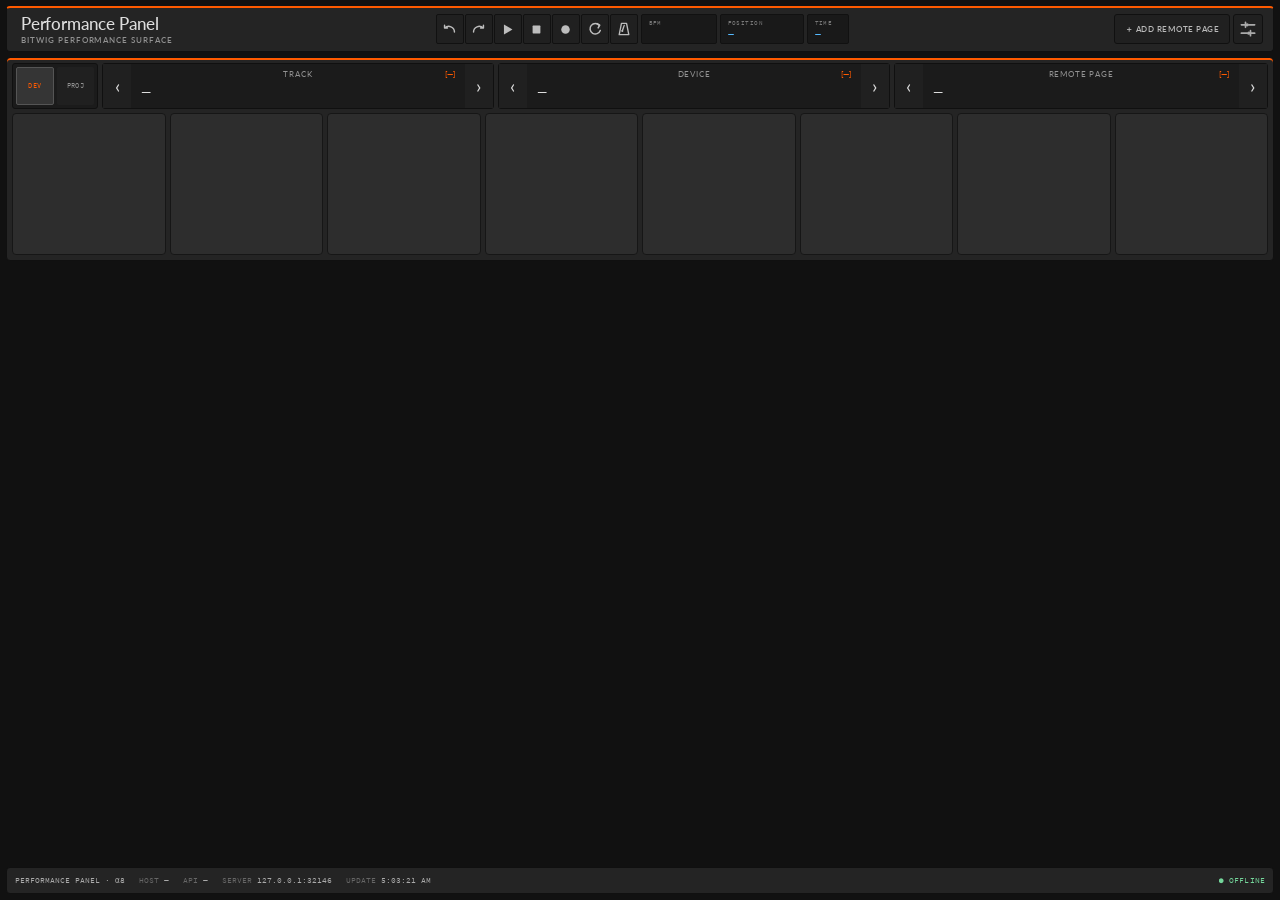
<file: app/index.html>
<!doctype html>
<html lang="en">
  <head>
    <meta charset="UTF-8" />
    <meta name="viewport" content="width=device-width, initial-scale=1, viewport-fit=cover" />
    <meta name="theme-color" content="#101116" />
    <title>Performance Panel</title>
    <script>
      if (location.protocol === "file:") location.replace("http://127.0.0.1:32146/");
    </script>
    <link rel="stylesheet" href="/app/styles.css" />
  </head>
  <body>
    <main class="shell">
      <header class="topbar">
        <div class="title-block">
          <h1 id="panel-title">Performance Panel</h1>
          <p id="panel-subtitle">BITWIG PERFORMANCE SURFACE</p>
        </div>
        <div class="transport" aria-label="Transport">
          <div class="transport-buttons">
            <button id="transport-undo" type="button" aria-label="Undo" title="Undo (⌘Z)"><svg viewBox="0 0 24 24" aria-hidden="true"><path d="M9.2 7H5v-4M5.4 7A8 8 0 0 1 19 12.7" fill="none" stroke="currentColor" stroke-width="2" stroke-linecap="round" stroke-linejoin="round"/></svg></button>
            <button id="transport-redo" type="button" aria-label="Redo" title="Redo (⇧⌘Z)"><svg viewBox="0 0 24 24" aria-hidden="true"><path d="M14.8 7H19v-4m-.4 4A8 8 0 0 0 5 12.7" fill="none" stroke="currentColor" stroke-width="2" stroke-linecap="round" stroke-linejoin="round"/></svg></button>
            <button id="transport-play" type="button" aria-label="Play" title="Play"><svg viewBox="0 0 24 24" aria-hidden="true"><path d="M7 4.8v14.4L19 12 7 4.8Z"/></svg></button>
            <button id="transport-stop" type="button" aria-label="Stop" title="Stop"><svg viewBox="0 0 24 24" aria-hidden="true"><rect x="6.5" y="6.5" width="11" height="11" rx=".8"/></svg></button>
            <button id="transport-record" type="button" aria-label="Record" title="Record"><svg viewBox="0 0 24 24" aria-hidden="true"><circle cx="12" cy="12" r="6"/></svg></button>
            <button id="transport-loop" type="button" aria-label="Loop" title="Loop"><svg viewBox="0 0 24 24" aria-hidden="true"><path d="M17.8 7.2A7 7 0 1 0 19 14" fill="none" stroke="currentColor" stroke-width="2" stroke-linecap="round"/><path d="m14.7 4.8 3.6 2.1-2.1 3.6" fill="none" stroke="currentColor" stroke-width="2" stroke-linecap="round" stroke-linejoin="round"/></svg></button>
            <button id="transport-metronome" type="button" aria-label="Metronome" title="Metronome"><svg viewBox="0 0 24 24" aria-hidden="true"><path d="M8.6 4.5h6.8l3 15H5.6l3-15Z" fill="none" stroke="currentColor" stroke-width="1.8" stroke-linejoin="round"/><path d="m12.3 7.2-2.5 7.1" fill="none" stroke="currentColor" stroke-width="1.8" stroke-linecap="round"/><circle cx="9.7" cy="14.6" r="1.4"/></svg></button>
          </div>
          <label class="transport-readout tempo-readout" title="Tempo"><span>BPM</span><input id="transport-tempo" type="number" min="20" max="666" step="0.01" aria-label="Tempo"></label>
          <div class="transport-readout position-readout" title="Play position · bars.beats.subdivisions.ticks"><span>POSITION</span><strong id="transport-position">—</strong></div>
          <div class="transport-readout signature-readout"><span>TIME</span><strong id="transport-signature">—</strong></div>
        </div>
        <div class="top-actions">
          <button class="save-bank-button" id="save-bank" type="button" title="Add the current Bitwig Remote Controls page">＋ ADD REMOTE PAGE</button>
          <button class="icon-button" id="settings-toggle" aria-label="Open settings" title="Panel settings" aria-expanded="false">
            <svg viewBox="0 0 24 24" aria-hidden="true"><path d="M4 7h5m4 0h7M4 17h7m4 0h5M9 4v6m6 4v6" fill="none" stroke="currentColor" stroke-width="2" stroke-linecap="round"/><circle cx="11" cy="7" r="2" fill="currentColor"/><circle cx="13" cy="17" r="2" fill="currentColor"/></svg>
          </button>
          <div class="settings-menu" id="settings-menu" hidden>
            <div class="settings-group-label"><span>DISPLAY</span></div>
            <label class="setting-row">
              <span><b>Use Track Colors</b></span>
              <input id="use-track-color" type="checkbox" />
            </label>
            <label class="setting-row">
              <span><b>Show Transport Bar</b></span>
              <input id="show-transport-bar" type="checkbox" checked />
            </label>
            <div class="settings-group-label"><span>NAVIGATOR</span></div>
            <label class="setting-row">
              <span><b>Show Remote Control Navigator</b></span>
              <input id="show-remote-controls" type="checkbox" checked />
            </label>
            <label class="setting-row">
              <span><b>Navigator Position</b></span>
              <select id="remote-controls-position" aria-label="Navigator position">
                <option value="top">Top</option>
                <option value="bottom">Bottom</option>
              </select>
            </label>
            <div class="settings-group-label"><span>TRACK TYPES</span></div>
            <label class="setting-row scoped-setting">
              <span><b>Include Group Tracks</b></span>
              <input id="include-groups" type="checkbox" checked />
            </label>
            <label class="setting-row scoped-setting">
              <span><b>Include FX Tracks</b></span>
              <input id="include-effect-tracks" type="checkbox" checked />
            </label>
            <label class="setting-row scoped-setting">
              <span><b>Include Master Track</b></span>
              <input id="include-master-track" type="checkbox" checked />
            </label>
            <div class="settings-group-label"><span>PINNED PAGES</span></div>
            <label class="setting-row">
              <span><b>Pinned Page View</b></span>
              <select id="bank-view" aria-label="Pinned page view">
                <option value="linear">Large — 8×1</option>
                <option value="grid">Mid — 4×2</option>
                <option value="compact">Small — 4×2</option>
              </select>
            </label>
            <div class="settings-group-label"><span>MIXER</span></div>
            <label class="setting-row">
              <span><b>Show Mixer</b></span>
              <input id="show-mixer" type="checkbox" />
            </label>
            <label class="setting-row">
              <span><b>Mixer Placement</b></span>
              <select id="mixer-placement" aria-label="Mixer placement">
                <option value="top">Top</option>
                <option value="mid">Middle</option>
                <option value="bottom">Bottom</option>
                <option value="banks">With Banks</option>
              </select>
            </label>
            <label class="setting-row">
              <span><b>Mixer Width</b></span>
              <select id="mixer-width" aria-label="Mixer width">
                <option value="full">Full</option>
                <option value="half">Half</option>
                <option value="quarter">Quarter</option>
              </select>
            </label>
            <label class="setting-row">
              <span><b>Exclusive Solo</b></span>
              <input id="exclusive-solo" type="checkbox" />
            </label>
            <div class="settings-group-label"><span>PANEL</span></div>
            <label class="setting-row text-setting">
              <span><b>Panel Name</b></span>
              <input id="panel-title-setting" type="text" maxlength="48" value="Performance Panel" />
            </label>
            <label class="setting-row text-setting">
              <span><b>Subtitle</b></span>
              <input id="panel-subtitle-setting" type="text" maxlength="64" value="BITWIG PERFORMANCE SURFACE" />
            </label>
            <button class="settings-link" id="hotkeys-open" type="button">EDIT HOTKEYS <span aria-hidden="true">⌨</span></button>
            <a class="settings-link" href="http://localhost:32146/app/guide.html" target="_blank" rel="noopener external">USER GUIDE <span aria-hidden="true">↗</span></a>
          </div>
        </div>
      </header>

      <section class="panel control-bank">
        <div class="selection">
          <div class="remote-source-switch" role="group" aria-label="Remote control source">
            <button id="source-device" type="button" aria-pressed="true" title="Device Remote Controls">DEV</button>
            <button id="source-project" type="button" aria-pressed="false" title="Project Remotes">PROJ</button>
          </div>
          <div class="selector device-context">
            <button id="previous-track" aria-label="Previous track" title="Previous track">‹</button>
            <div><span class="selector-meta">TRACK<em id="track-count">[—]</em></span><strong id="track">—</strong></div>
            <button id="next-track" aria-label="Next track" title="Next track">›</button>
          </div>
          <div class="selector device-context">
            <button id="previous-device" aria-label="Previous device" title="Previous device">‹</button>
            <div><span class="selector-meta">DEVICE<em id="device-count">[—]</em></span><strong id="device">—</strong></div>
            <button id="next-device" aria-label="Next device" title="Next device">›</button>
          </div>
          <div class="project-context" hidden><span>PROJECT REMOTES</span><strong>Project</strong></div>
          <div class="selector page-readout">
            <button id="previous-page" aria-label="Previous remote page" title="Previous remote page">‹</button>
            <div><span class="selector-meta">REMOTE PAGE<em id="page-count">[—]</em></span><strong id="page">—</strong></div>
            <button id="next-page" aria-label="Next remote page" title="Next remote page">›</button>
          </div>
        </div>
        <div class="remote-grid" id="remotes"></div>
      </section>

      <section class="panel mixer-panel" id="mixer-panel" hidden>
        <div class="module-header">
          <strong>MIXER</strong>
          <div class="module-actions"><button id="mixer-add-track" type="button" title="Add selected track">＋ TRACK</button><button id="mixer-add-all" type="button" title="Add all tracks">＋ ALL</button></div>
        </div>
        <div class="mixer-grid strips" id="mixer-grid"></div>
      </section>

      <section class="panel saved-banks-panel">
        <div class="saved-banks" id="saved-banks"></div>
      </section>

      <footer class="statusbar">
        <span class="status-product">PERFORMANCE PANEL · α8</span>
        <span><b>HOST</b> <i id="host">—</i></span>
        <span><b>API</b> <i id="api">—</i></span>
        <span><b>SERVER</b> <i id="bridge">127.0.0.1:32146</i></span>
        <span><b>UPDATE</b> <i id="updated">—</i></span>
        <span id="message">● CONNECTING</span>
      </footer>
    </main>
    <dialog class="hotkey-dialog" id="hotkey-dialog" aria-labelledby="hotkey-title">
      <div class="hotkey-header">
        <div><span>KEYBOARD</span><h2 id="hotkey-title">Edit Hotkeys</h2></div>
        <button id="hotkeys-close" type="button" aria-label="Close hotkeys">×</button>
      </div>
      <p class="hotkey-help">Select a binding, then press key/shortcut. Backspace clears.</p>
      <div class="hotkey-list" id="hotkey-list"></div>
      <div class="hotkey-actions">
        <button id="hotkeys-reset" type="button">RESET DEFAULTS</button>
        <button id="hotkeys-done" type="button">DONE</button>
      </div>
    </dialog>
    <script type="module" src="/app/src/app.js"></script>
  </body>
</html>
</file>
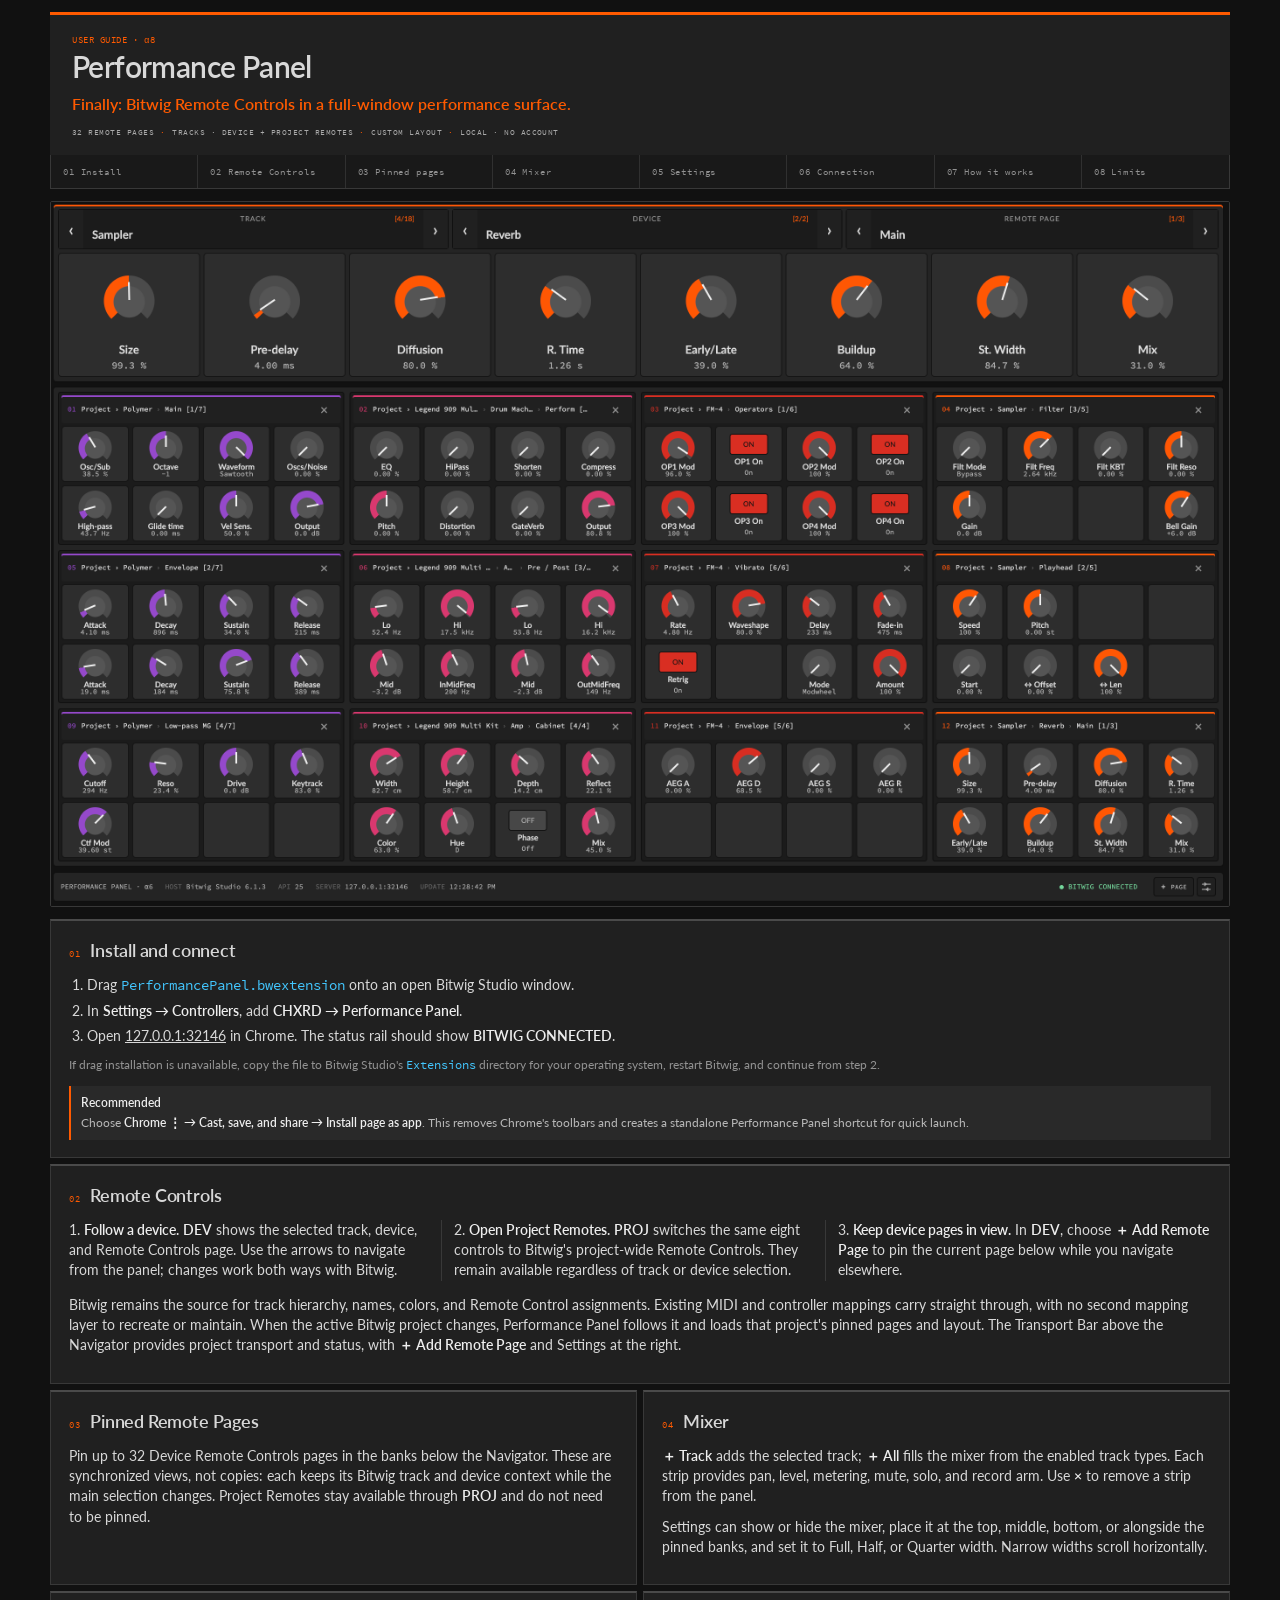
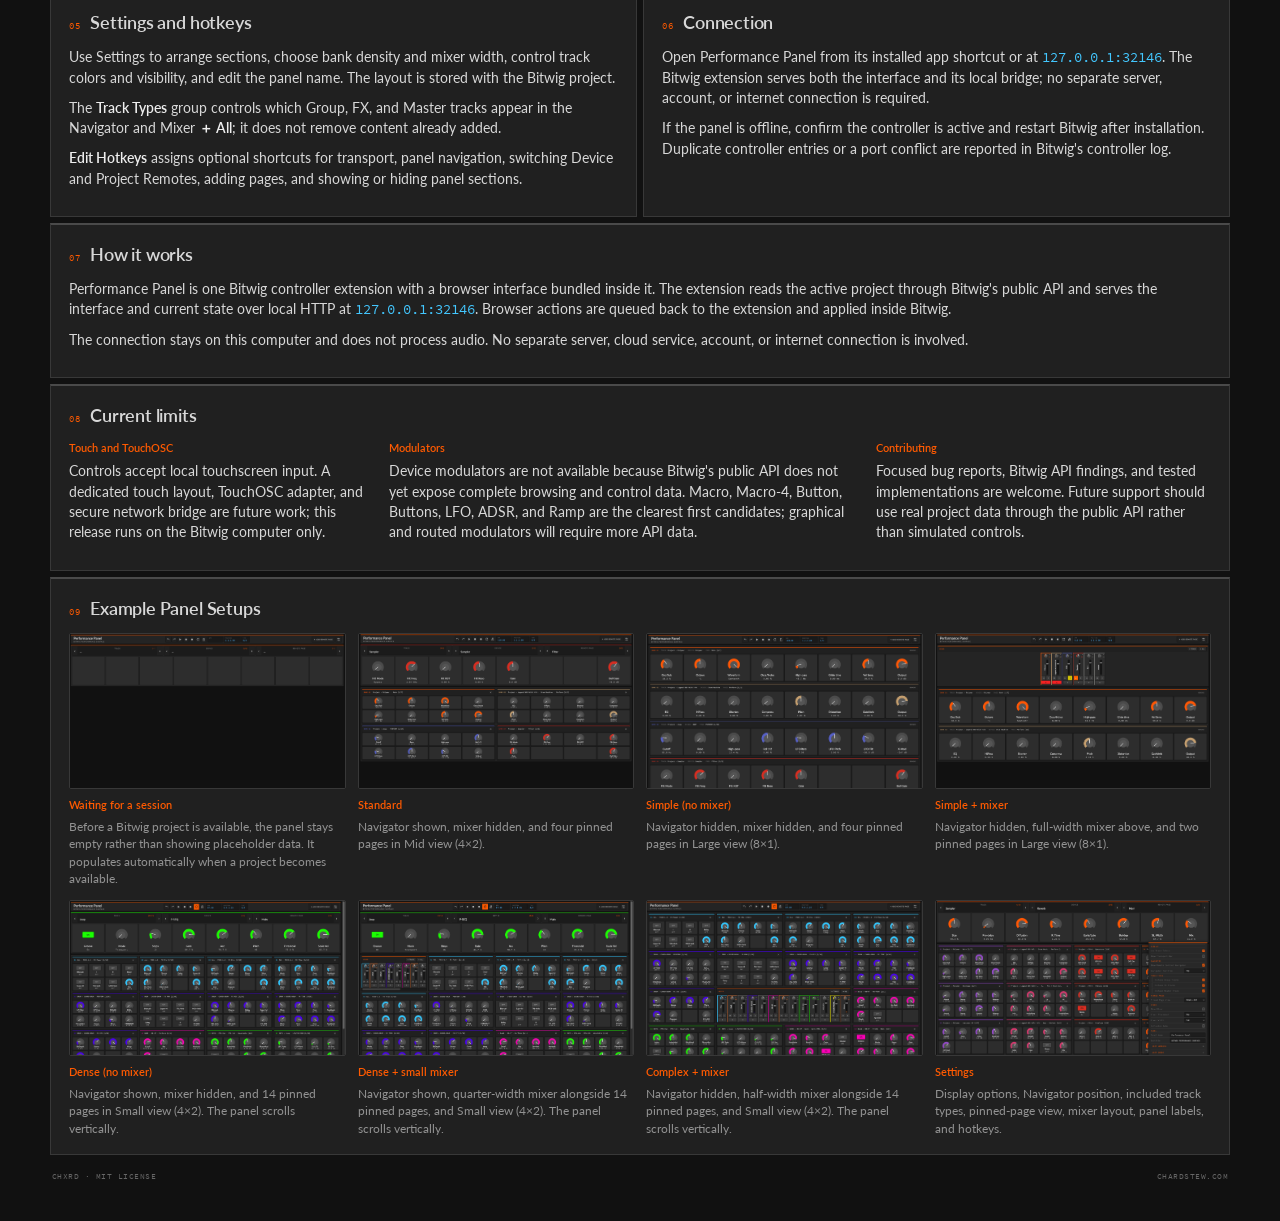
<file: app/guide.html>
<!doctype html>
<html lang="en">
  <head>
    <meta charset="UTF-8" />
    <meta name="viewport" content="width=device-width, initial-scale=1, viewport-fit=cover" />
    <meta name="theme-color" content="#101010" />
    <title>Performance Panel — User Guide</title>
    <link rel="stylesheet" href="/app/guide.css" />
    <script type="module" src="/app/guide.js"></script>
  </head>
  <body>
    <main class="manual">
      <header class="manual-header">
        <p class="eyebrow">USER GUIDE · α8</p>
        <h1>Performance Panel</h1>
        <p class="summary">Finally: Bitwig Remote Controls in a full-window performance surface.</p>
        <div class="hero-points" aria-label="Key capabilities">
          <span>32 REMOTE PAGES</span>
          <span>TRACKS · DEVICE + PROJECT REMOTES</span>
          <span>CUSTOM LAYOUT</span>
          <span>LOCAL · NO ACCOUNT</span>
        </div>
      </header>

      <nav class="manual-nav" aria-label="Guide sections">
        <a href="#start">01 Install</a>
        <a href="#workflow">02 Remote Controls</a>
        <a href="#pages">03 Pinned pages</a>
        <a href="#mixer">04 Mixer</a>
        <a href="#settings">05 Settings</a>
        <a href="#connection">06 Connection</a>
        <a href="#technical">07 How it works</a>
        <a href="#limits">08 Limits</a>
      </nav>

      <button class="gallery-open guide-overview" type="button" data-image="/app/images/user-guide/full-main.png" data-alt="Performance Panel overview with Navigator and twelve pinned pages" data-caption="Complete panel view with the Navigator and 12 pinned pages in Small view (4×2).">
        <img src="/app/images/user-guide/full-main.png" alt="Performance Panel overview with Navigator and twelve pinned pages" />
      </button>

      <div class="manual-grid">
        <section class="chapter wide" id="start">
          <header><span>01</span><h2>Install and connect</h2></header>
          <ol>
            <li>Drag <code>PerformancePanel.bwextension</code> onto an open Bitwig Studio window.</li>
            <li>In <b>Settings → Controllers</b>, add <b>CHXRD → Performance Panel</b>.</li>
            <li>Open <a href="http://127.0.0.1:32146">127.0.0.1:32146</a> in Chrome. The status rail should show <b>BITWIG CONNECTED</b>.</li>
          </ol>
          <p class="install-fallback">If drag installation is unavailable, copy the file to Bitwig Studio's <code>Extensions</code> directory for your operating system, restart Bitwig, and continue from step 2.</p>
          <div class="note app-window-note">
            <b>Recommended</b>
            <p>Choose <b>Chrome ⋮ → Cast, save, and share → Install page as app</b>. This removes Chrome's toolbars and creates a standalone Performance Panel shortcut for quick launch.</p>
          </div>
        </section>

        <section class="chapter wide" id="workflow">
          <header><span>02</span><h2>Remote Controls</h2></header>
          <ol class="workflow">
            <li><b>Follow a device.</b> <b>DEV</b> shows the selected track, device, and Remote Controls page. Use the arrows to navigate from the panel; changes work both ways with Bitwig.</li>
            <li><b>Open Project Remotes.</b> <b>PROJ</b> switches the same eight controls to Bitwig's project-wide Remote Controls. They remain available regardless of track or device selection.</li>
            <li><b>Keep device pages in view.</b> In <b>DEV</b>, choose <b>＋ Add Remote Page</b> to pin the current page below while you navigate elsewhere.</li>
          </ol>
          <p>Bitwig remains the source for track hierarchy, names, colors, and Remote Control assignments. Existing MIDI and controller mappings carry straight through, with no second mapping layer to recreate or maintain. When the active Bitwig project changes, Performance Panel follows it and loads that project's pinned pages and layout. The Transport Bar above the Navigator provides project transport and status, with <b>＋ Add Remote Page</b> and Settings at the right.</p>
        </section>

        <section class="chapter" id="pages">
          <header><span>03</span><h2>Pinned Remote Pages</h2></header>
          <p>Pin up to 32 Device Remote Controls pages in the banks below the Navigator. These are synchronized views, not copies: each keeps its Bitwig track and device context while the main selection changes. Project Remotes stay available through <b>PROJ</b> and do not need to be pinned.</p>
        </section>

        <section class="chapter" id="mixer">
          <header><span>04</span><h2>Mixer</h2></header>
          <p><b>＋ Track</b> adds the selected track; <b>＋ All</b> fills the mixer from the enabled track types. Each strip provides pan, level, metering, mute, solo, and record arm. Use <b>×</b> to remove a strip from the panel.</p>
          <p>Settings can show or hide the mixer, place it at the top, middle, bottom, or alongside the pinned banks, and set it to Full, Half, or Quarter width. Narrow widths scroll horizontally.</p>
        </section>

        <section class="chapter" id="settings">
          <header><span>05</span><h2>Settings and hotkeys</h2></header>
          <p>Use Settings to arrange sections, choose bank density and mixer width, control track colors and visibility, and edit the panel name. The layout is stored with the Bitwig project.</p>
          <p>The <b>Track Types</b> group controls which Group, FX, and Master tracks appear in the Navigator and Mixer <b>＋ All</b>; it does not remove content already added.</p>
          <p><b>Edit Hotkeys</b> assigns optional shortcuts for transport, panel navigation, switching Device and Project Remotes, adding pages, and showing or hiding panel sections.</p>
        </section>

        <section class="chapter" id="connection">
          <header><span>06</span><h2>Connection</h2></header>
          <p>Open Performance Panel from its installed app shortcut or at <code>127.0.0.1:32146</code>. The Bitwig extension serves both the interface and its local bridge; no separate server, account, or internet connection is required.</p>
          <p>If the panel is offline, confirm the controller is active and restart Bitwig after installation. Duplicate controller entries or a port conflict are reported in Bitwig's controller log.</p>
        </section>

        <section class="chapter wide" id="technical">
          <header><span>07</span><h2>How it works</h2></header>
          <p>Performance Panel is one Bitwig controller extension with a browser interface bundled inside it. The extension reads the active project through Bitwig's public API and serves the interface and current state over local HTTP at <code>127.0.0.1:32146</code>. Browser actions are queued back to the extension and applied inside Bitwig.</p>
          <p>The connection stays on this computer and does not process audio. No separate server, cloud service, account, or internet connection is involved.</p>
        </section>

        <section class="chapter wide" id="limits">
          <header><span>08</span><h2>Current limits</h2></header>
          <div class="scope-columns">
            <div>
              <h3>Touch and TouchOSC</h3>
              <p>Controls accept local touchscreen input. A dedicated touch layout, TouchOSC adapter, and secure network bridge are future work; this release runs on the Bitwig computer only.</p>
            </div>
            <div>
              <h3>Modulators</h3>
              <p>Device modulators are not available because Bitwig's public API does not yet expose complete browsing and control data. Macro, Macro-4, Button, Buttons, LFO, ADSR, and Ramp are the clearest first candidates; graphical and routed modulators will require more API data.</p>
            </div>
            <div>
              <h3>Contributing</h3>
              <p>Focused bug reports, Bitwig API findings, and tested implementations are welcome. Future support should use real project data through the public API rather than simulated controls.</p>
            </div>
          </div>
        </section>

        <section class="chapter wide gallery" id="gallery">
          <header><span>09</span><h2>Example Panel Setups</h2></header>
          <div class="gallery-grid">
            <article class="gallery-item">
              <button class="gallery-open" type="button" data-image="/app/images/user-guide/blank.png" data-alt="Performance Panel waiting for a Bitwig session" data-caption="Before a Bitwig project is available, Performance Panel stays empty and waits for live track, device, and Remote Controls data. It populates automatically when a project becomes available.">
                <img src="/app/images/user-guide/blank.png" alt="Performance Panel waiting for a Bitwig session" />
              </button>
              <h3>Waiting for a session</h3>
              <p>Before a Bitwig project is available, the panel stays empty rather than showing placeholder data. It populates automatically when a project becomes available.</p>
            </article>
            <article class="gallery-item">
              <button class="gallery-open" type="button" data-image="/app/images/user-guide/simple-w-nav.png" data-alt="Performance Panel standard setup with Navigator" data-caption="Navigator shown, mixer hidden, and four pinned pages in Mid view (4×2).">
                <img src="/app/images/user-guide/simple-w-nav.png" alt="Performance Panel standard setup with Remote Control Navigator" />
              </button>
              <h3>Standard</h3>
              <p>Navigator shown, mixer hidden, and four pinned pages in Mid view (4×2).</p>
            </article>
            <article class="gallery-item">
              <button class="gallery-open" type="button" data-image="/app/images/user-guide/simple.png" data-alt="Performance Panel simple setup without mixer" data-caption="Navigator hidden, mixer hidden, and four pinned pages in Large view (8×1).">
                <img src="/app/images/user-guide/simple.png" alt="Performance Panel simple setup without mixer" />
              </button>
              <h3>Simple (no mixer)</h3>
              <p>Navigator hidden, mixer hidden, and four pinned pages in Large view (8×1).</p>
            </article>
            <article class="gallery-item">
              <button class="gallery-open" type="button" data-image="/app/images/user-guide/simple-w-mixer.png" data-alt="Performance Panel simple setup with full-width mixer" data-caption="Navigator hidden, full-width mixer above, and two pinned pages in Large view (8×1).">
                <img src="/app/images/user-guide/simple-w-mixer.png" alt="Performance Panel simple setup with mixer" />
              </button>
              <h3>Simple + mixer</h3>
              <p>Navigator hidden, full-width mixer above, and two pinned pages in Large view (8×1).</p>
            </article>
            <article class="gallery-item">
              <button class="gallery-open" type="button" data-image="/app/images/user-guide/comp-no-mix.png" data-alt="Performance Panel dense setup without mixer" data-caption="Navigator shown, mixer hidden, and 14 pinned pages in Small view (4×2). The panel scrolls vertically.">
                <img src="/app/images/user-guide/comp-no-mix.png" alt="Performance Panel dense setup without mixer" />
              </button>
              <h3>Dense (no mixer)</h3>
              <p>Navigator shown, mixer hidden, and 14 pinned pages in Small view (4×2). The panel scrolls vertically.</p>
            </article>
            <article class="gallery-item">
              <button class="gallery-open" type="button" data-image="/app/images/user-guide/comp-small-mix.png" data-alt="Performance Panel dense setup with quarter-width mixer" data-caption="Navigator shown, quarter-width mixer alongside 14 pinned pages, and Small view (4×2). The panel scrolls vertically.">
                <img src="/app/images/user-guide/comp-small-mix.png" alt="Performance Panel dense setup with quarter-width mixer" />
              </button>
              <h3>Dense + small mixer</h3>
              <p>Navigator shown, quarter-width mixer alongside 14 pinned pages, and Small view (4×2). The panel scrolls vertically.</p>
            </article>
            <article class="gallery-item">
              <button class="gallery-open" type="button" data-image="/app/images/user-guide/complex-w-mixer.png" data-alt="Performance Panel complex setup with half-width mixer" data-caption="Navigator hidden, half-width mixer alongside 14 pinned pages, and Small view (4×2). The panel scrolls vertically.">
                <img src="/app/images/user-guide/complex-w-mixer.png" alt="Performance Panel complex setup with half-width mixer" />
              </button>
              <h3>Complex + mixer</h3>
              <p>Navigator hidden, half-width mixer alongside 14 pinned pages, and Small view (4×2). The panel scrolls vertically.</p>
            </article>
            <article class="gallery-item">
              <button class="gallery-open" type="button" data-image="/app/images/user-guide/settings.png" data-alt="Performance Panel with panel settings open" data-caption="Panel settings control display options, Navigator position, included track types, pinned-page view, mixer layout, panel labels, and hotkeys.">
                <img src="/app/images/user-guide/settings.png" alt="Performance Panel with panel settings open" />
              </button>
              <h3>Settings</h3>
              <p>Display options, Navigator position, included track types, pinned-page view, mixer layout, panel labels, and hotkeys.</p>
            </article>
          </div>
        </section>
      </div>

      <footer>
        <span>CHXRD · MIT LICENSE</span>
        <a href="https://chardstew.com" target="_blank" rel="noopener">CHARDSTEW.COM</a>
      </footer>
    </main>

    <dialog class="gallery-dialog" id="gallery-dialog" aria-labelledby="gallery-caption">
      <div class="gallery-dialog-bar">
        <p id="gallery-caption"></p>
        <button id="gallery-close" type="button" aria-label="Close image">×</button>
      </div>
      <button class="gallery-zoom" id="gallery-zoom" type="button" aria-label="Zoom image">
        <img id="gallery-image" alt="" />
      </button>
    </dialog>
  </body>
</html>
</file>
<file: app/styles.css>
@font-face {
  font-family: "Lato";
  src: url("/app/fonts/Lato-Regular.ttf") format("truetype");
  font-weight: 400;
  font-style: normal;
  font-display: swap;
}
@font-face {
  font-family: "Lato";
  src: url("/app/fonts/Lato-Medium.ttf") format("truetype");
  font-weight: 500;
  font-style: normal;
  font-display: swap;
}
@font-face {
  font-family: "Lato";
  src: url("/app/fonts/Lato-Semibold.ttf") format("truetype");
  font-weight: 600 800;
  font-style: normal;
  font-display: swap;
}
@font-face {
  font-family: "Source Code Pro";
  src: url("/app/fonts/SourceCodePro-Regular.ttf") format("truetype");
  font-weight: 400 800;
  font-style: normal;
  font-display: swap;
}

:root {
  color-scheme: dark;
  --void: #111;
  --base: #1b1b1b;
  --panel: #242424;
  --raised: #2d2d2d;
  --line: #101010;
  --text: #ddd;
  --muted: #929292;
  --orange: #ff5a00;
  --green: #74d69b;
  --red: #e05a67;
  --mute: #ff6500;
  --solo: #d7c900;
  --arm: #f52222;
  --bank-height: 132px;
  --live-bank-height: 142px;
  --knob-size: 58px;
  --mixer-strip-width: 39px;
  --mixer-strip-max-width: 52px;
  --font-ui: "Lato", Arial, sans-serif;
  --font-mono: "Source Code Pro", ui-monospace, monospace;
  font-family: var(--font-ui);
}

* { box-sizing: border-box; }
body {
  margin: 0;
  min-width: 320px;
  min-height: 100vh;
  color: var(--text);
  background: var(--void);
  cursor: default;
}
button, input { font: inherit; }
button { color: inherit; }
h1, h2, p { margin: 0; }

.shell {
  width: min(100%, 1440px);
  min-height: 100vh;
  margin: 0 auto;
  padding: 6px 6px 39px;
  display: flex;
  flex-direction: column;
  align-items: stretch;
  gap: 5px;
}

.panel, .topbar, .statusbar {
  border: 1px solid var(--line);
  border-radius: 4px;
  background: var(--panel);
}

.topbar {
  min-height: 42px;
  padding: 5px 10px 5px 14px;
  display: grid;
  grid-template-columns: minmax(180px, 1fr) auto minmax(180px, 1fr);
  align-items: center;
  gap: 12px;
  border-top: 2px solid var(--orange);
}
.topbar[hidden] { display: none; }
.title-block { min-width: 0; }
.top-actions { position: relative; display: flex; align-items: center; justify-self: end; gap: 3px; }
h1 { font-size: 17px; font-weight: 500; letter-spacing: -.01em; }
.title-block p {
  color: var(--muted);
  font-size: 8px;
  line-height: 1.2;
  letter-spacing: .12em;
  font-weight: 700;
}
.title-block p { margin-top: 2px; }

.transport {
  justify-self: center;
  min-width: 0;
  display: flex;
  align-items: stretch;
  gap: 3px;
  font-family: var(--font-mono);
}
.transport-buttons { display: flex; gap: 1px; }
.transport button {
  width: 28px;
  min-height: 30px;
  padding: 0;
  border: 1px solid #111;
  border-radius: 2px;
  color: #bdbdbd;
  background: #202020;
  font-size: 11px;
  cursor: pointer;
  display: grid;
  place-items: center;
}
.transport button svg { width: 17px; height: 17px; fill: currentColor; }
#transport-undo svg, #transport-redo svg { transform: translateY(2px); }
#transport-loop svg, #transport-metronome svg { width: 18px; height: 18px; }
.transport button:hover { color: var(--orange); background: #303030; }
.transport button.active { color: #111; background: var(--orange); }
#transport-record.active { color: #fff; background: var(--red); }
.transport-readout {
  min-width: 63px;
  height: 30px;
  padding: 3px 7px;
  display: grid;
  align-content: center;
  gap: 2px;
  border: 1px solid #111;
  border-radius: 2px;
  background: #191919;
}
.transport-readout span {
  color: #777;
  font-size: 6px;
  line-height: 1;
  letter-spacing: .08em;
}
.transport-readout strong,
.transport-readout input {
  color: #55baff;
  font-family: var(--font-mono);
  font-size: 10px;
  font-weight: 500;
  line-height: 1.15;
  white-space: nowrap;
}
.transport-readout input {
  width: 60px;
  padding: 0;
  border: 0;
  outline: 0;
  background: transparent;
  appearance: textfield;
}
.transport-readout input::-webkit-inner-spin-button { appearance: none; }
.position-readout { min-width: 84px; }
.signature-readout { min-width: 42px; }

.save-bank-button {
  height: 30px;
  padding: 0 10px;
  border: 1px solid var(--line);
  border-radius: 3px;
  background: #202020;
  color: #bbb;
  font-size: 8px;
  font-weight: 700;
  letter-spacing: .06em;
  cursor: pointer;
}
.save-bank-button:disabled { border-color: #333; color: #777; background: #202020; cursor: default; }
.save-bank-button:disabled:hover { border-color: #333; color: #777; background: #202020; }
.save-bank-button:hover { color: var(--orange); background: #303030; }
.icon-button {
  width: 30px;
  height: 30px;
  padding: 4px;
  border: 1px solid var(--line);
  border-radius: 3px;
  background: #202020;
  color: #aaa;
  cursor: pointer;
}
.icon-button:hover, .icon-button[aria-expanded="true"] { color: var(--orange); background: #303030; }
.icon-button svg { width: 100%; height: 100%; display: block; }
.settings-menu {
  position: absolute;
  z-index: 20;
  top: 35px;
  right: 0;
  width: 290px;
  max-height: calc(100vh - 46px);
  padding: 7px 9px;
  overflow-y: auto;
  display: grid;
  gap: 2px;
  border: 1px solid #0b0b0b;
  border-top: 2px solid var(--orange);
  border-radius: 3px;
  background: #282828;
  box-shadow: 0 8px 24px #0008;
}
.settings-menu[hidden] { display: none; }
.settings-menu span { color: var(--muted); font-size: 9px; line-height: 1.4; }
.settings-group-label {
  margin-top: 1px;
  padding: 5px 2px 0;
  display: flex;
  align-items: baseline;
  justify-content: space-between;
  gap: 10px;
  border-top: 1px solid #414141;
}
.settings-group-label span { color: var(--orange); font: 700 8px/1 var(--font-mono); letter-spacing: .08em; }
.setting-row {
  min-height: 25px;
  padding-top: 3px;
  display: flex;
  align-items: center;
  justify-content: space-between;
  gap: 12px;
  border-top: 1px solid #3a3a3a;
  cursor: pointer;
}
.setting-row span { display: grid; gap: 2px; }
.setting-row b { color: var(--text); font-size: 10px; font-weight: 600; }
.setting-row input { accent-color: var(--orange); }
.setting-row.scoped-setting { margin-left: 8px; padding-left: 9px; border-left: 2px solid #555; }
.setting-row.text-setting { cursor: default; }
.setting-row.text-setting input {
  width: 174px;
  min-width: 0;
  height: 22px;
  padding: 0 6px;
  border: 1px solid #111;
  border-radius: 2px;
  color: var(--text);
  background: #1d1d1d;
  font-size: 9px;
  cursor: text;
}
.settings-link {
  width: 100%;
  min-height: 28px;
  padding: 6px 8px;
  display: flex;
  align-items: center;
  justify-content: space-between;
  color: var(--orange);
  font: 700 9px/1 var(--font-mono);
  letter-spacing: .04em;
  text-decoration: none;
  background: transparent;
  border: 0;
  border-top: 1px solid #3a3a3a;
  cursor: pointer;
}
.settings-link:hover { background: #303030; color: #fff; }
.hotkey-dialog {
  width: min(380px, calc(100% - 24px));
  max-height: min(620px, calc(100vh - 24px));
  padding: 0;
  overflow: hidden;
  border: 1px solid #0b0b0b;
  border-top: 2px solid var(--orange);
  border-radius: 4px;
  color: var(--text);
  background: #282828;
  box-shadow: 0 14px 42px #000b;
}
.hotkey-dialog::backdrop { background: #0009; }
.hotkey-header { padding: 10px 12px; display: flex; align-items: center; justify-content: space-between; border-bottom: 1px solid #3a3a3a; }
.hotkey-header span { color: var(--orange); font: 8px/1 var(--font-mono); letter-spacing: .08em; }
.hotkey-header h2 { margin-top: 3px; font-size: 15px; font-weight: 600; }
.hotkey-header button { width: 25px; height: 25px; border: 0; background: transparent; color: #aaa; font-size: 18px; cursor: pointer; }
.hotkey-help { padding: 9px 12px; color: var(--muted); font-size: 11px; border-bottom: 1px solid #3a3a3a; }
.hotkey-list { max-height: min(440px, calc(100vh - 174px)); overflow-y: auto; }
.hotkey-row { min-height: 38px; padding: 6px 12px; display: flex; align-items: center; justify-content: space-between; gap: 16px; border-bottom: 1px solid #343434; }
.hotkey-row span { font-size: 11px; }
.hotkey-binding { min-width: 108px; min-height: 28px; padding: 5px 8px; border: 1px solid #111; border-radius: 2px; color: #ccc; background: #1d1d1d; font: 12px/1 var(--font-mono); cursor: pointer; }
.hotkey-binding:hover, .hotkey-binding.listening { border-color: var(--orange); color: #fff; }
.hotkey-binding.unset { color: #777; }
.hotkey-actions { padding: 8px 12px; display: flex; justify-content: space-between; gap: 8px; }
.hotkey-actions button { min-height: 27px; padding: 0 10px; border: 1px solid #111; border-radius: 2px; background: #202020; color: #aaa; font: 8px/1 var(--font-mono); cursor: pointer; }
.hotkey-actions button:hover { color: #fff; background: #303030; }
.hotkey-actions #hotkeys-done { color: var(--orange); }
.setting-row select {
  min-width: 104px;
  height: 22px;
  padding: 0 5px;
  border: 1px solid #111;
  border-radius: 2px;
  color: var(--text);
  background: #1d1d1d;
  font-size: 9px;
}

@media (max-width: 920px) {
  .topbar { grid-template-columns: minmax(150px, 1fr) auto auto; }
  .position-readout, .signature-readout { display: none; }
}
@media (max-width: 680px) {
  .transport-readout { display: none; }
  .transport button { width: 25px; }
  .title-block p { display: none; }
}
@media (max-width: 520px) {
  .topbar { grid-template-columns: minmax(0, 1fr) auto; }
  .transport { grid-column: 1 / -1; grid-row: 2; }
}

.control-bank {
  --live-accent: var(--orange);
  padding: 5px;
  border-color: var(--line);
  box-shadow: inset 0 2px 0 var(--live-accent);
}
.control-bank[hidden], .mixer-panel[hidden] { display: none; }
.control-bank .selection span em { color: var(--orange); }
.control-bank .knob {
  background:
    radial-gradient(circle at 50% 52%, #555 0 42%, transparent 44%),
    conic-gradient(from 225deg, var(--live-accent) calc(var(--value) * 270deg), #4b4b4b 0 270deg, transparent 0);
}
.control-bank .knob:focus-visible { outline-color: var(--live-accent); }
.control-bank .toggle-control.on { background: var(--live-accent); }
.selection {
  min-height: 46px;
  padding: 0;
  display: grid;
  grid-template-columns: 86px 1.1fr 1.1fr 1.05fr;
  gap: 4px;
}
.selection > div {
  min-width: 0;
  padding: 5px 9px;
  display: grid;
  gap: 2px;
  background: var(--base);
  border: 1px solid var(--line);
  border-radius: 3px;
}
.selection > [hidden] { display: none; }
.remote-source-switch {
  padding: 3px !important;
  grid-template-columns: 1fr 1fr;
  align-items: stretch;
  gap: 3px !important;
}
.remote-source-switch button {
  min-width: 0;
  border: 1px solid transparent;
  border-radius: 2px;
  background: #202020;
  color: var(--muted);
  font-family: var(--font-mono);
  font-size: 7px;
  font-weight: 600;
  line-height: 1;
  letter-spacing: .04em;
  cursor: pointer;
}
.remote-source-switch button:hover { color: var(--text); background: #303030; }
.remote-source-switch button[aria-pressed="true"] {
  border-color: #555;
  background: #353535;
  color: var(--orange);
}
.project-context { grid-column: 2 / 4; align-content: center; text-align: center; }
.selection span { color: var(--muted); font-size: 8px; letter-spacing: .1em; }
.selection span em { color: var(--orange); font-style: normal; letter-spacing: 0; }
.selector-meta { position: relative; display: block; text-align: center; }
.selector-meta em { position: absolute; right: 0; }
.selection strong { overflow: hidden; text-overflow: ellipsis; white-space: nowrap; font-size: 13px; font-weight: 600; }
.selector { grid-template-columns: 28px 1fr 28px !important; padding: 0 !important; }
.selector div { padding: 5px 8px; display: grid; gap: 2px; min-width: 0; }
.selector button {
  border: 0;
  background: #202020;
  font-size: 19px;
  cursor: pointer;
}
.selector button:hover { background: #353535; color: var(--orange); }
.selector button:disabled { color: #555; cursor: default; }
.selector button:disabled:hover { color: #555; background: transparent; }

.saved-banks-panel { padding: 5px; }
.mixer-panel { padding: 5px; }
.module-header {
  min-height: 27px;
  padding: 4px 7px;
  display: flex;
  align-items: center;
  justify-content: space-between;
  gap: 10px;
  background: #202020;
  box-shadow: inset 0 2px 0 var(--orange);
  border-radius: 2px;
  cursor: grab;
}
.module-header strong { font: 700 8px/1.2 var(--font-mono); color: var(--orange); }
.module-actions { display: flex; gap: 2px; }
.module-header button {
  min-height: 21px;
  padding: 0 7px;
  border: 1px solid #111;
  background: #292929;
  color: #bbb;
  font-size: 8px;
  cursor: pointer;
}
.mixer-grid {
  min-height: 150px;
  margin-top: 4px;
  display: flex;
  flex-flow: row nowrap;
  align-items: stretch;
  justify-content: safe center;
  gap: 1px;
  overflow-x: auto;
  overflow-y: hidden;
  scrollbar-width: thin;
  scrollbar-color: #555 transparent;
}
.mixer-grid::-webkit-scrollbar { height: 4px; }
.mixer-grid::-webkit-scrollbar-thumb { background: #555; border-radius: 2px; }
.mixer-channel {
  --channel-color: var(--orange);
  container-type: inline-size;
  position: relative;
  flex: 1 0 var(--mixer-strip-width);
  width: var(--mixer-strip-width);
  max-width: var(--mixer-strip-max-width);
  min-width: var(--mixer-strip-width);
  padding: 5px 1px 4px;
  display: grid;
  grid-template-rows: 24px minmax(66px, 1fr) auto;
  gap: 4px;
  background: var(--raised);
  border: 1px solid #161616;
  border-left: 2px solid var(--channel-color);
  border-top: 2px solid var(--channel-color);
  border-radius: 3px;
  text-align: center;
}
.mixer-channel-name {
  justify-self: center;
  overflow: hidden;
  max-height: 100%;
  padding: 0;
  color: var(--text);
  font-size: 9px;
  font-weight: 600;
  line-height: 1;
  writing-mode: vertical-rl;
  transform: rotate(180deg);
  white-space: nowrap;
  text-overflow: ellipsis;
}
.mixer-strip-core {
  min-height: 0;
  display: grid;
  grid-template-columns: 10px 12px;
  align-items: stretch;
  justify-content: center;
  justify-items: center;
  gap: 3px;
}
.mixer-meter {
  position: absolute;
  inset: auto 1px 1px;
  height: calc(var(--level) * (100% - 2px));
  min-height: 0;
  background: var(--channel-color);
  opacity: .75;
  pointer-events: none;
}
.volume-control {
  --value: 0;
  position: relative;
  width: 12px;
  height: 100%;
  min-height: 58px;
  cursor: ns-resize;
  touch-action: none;
  overflow: visible;
  border: 1px solid #0d0d0d;
  border-radius: 2px;
  background: #181818;
  box-shadow: inset 0 0 0 1px #ffffff08;
}
.volume-control::before {
  content: "";
  position: absolute;
  left: 50%;
  top: 1px;
  bottom: 1px;
  width: 1px;
  background: #050505;
  transform: translateX(-50%);
  z-index: 1;
}
.volume-control::after {
  content: "";
  position: absolute;
  left: -4px;
  bottom: clamp(0px, calc(var(--value) * 100% - 4px), calc(100% - 8px));
  width: 18px;
  height: 8px;
  box-sizing: border-box;
  border: 1px solid #080808;
  border-radius: 2px;
  background: linear-gradient(#d0d0d0, #777);
  box-shadow: 0 1px 2px #000b, inset 0 1px #fff8;
  z-index: 2;
}
.pan-control {
  --value: .5;
  position: relative;
  width: 22px;
  height: 22px;
  margin: 0;
  justify-self: center;
  border-radius: 50%;
  background:
    radial-gradient(circle, #555 0 54%, transparent 57%),
    conic-gradient(from 225deg, var(--channel-color) calc(var(--value) * 270deg), #303030 0 270deg, transparent 0);
  cursor: ns-resize;
  touch-action: none;
}
.pan-control::after {
  content: "";
  position: absolute;
  width: 2px;
  height: 7px;
  left: 10px;
  top: 3px;
  transform-origin: 1px 9px;
  transform: rotate(calc(-135deg + var(--value) * 270deg));
  background: #eee;
}
.volume-control:focus-visible, .pan-control:focus-visible { outline: 1px solid var(--channel-color); outline-offset: 2px; }
.mixer-buttons { display: grid; grid-template-columns: repeat(2, minmax(0, 1fr)); gap: 1px; }
.mixer-buttons .mute-control, .mixer-buttons .solo-control { min-height: 0; aspect-ratio: 1; }
.mixer-buttons .arm-control { grid-column: 1 / -1; min-height: 18px; }
.mixer-buttons button, .mixer-remove {
  min-height: 22px;
  border: 1px solid #111;
  background: #3a3a3a;
  color: #aaa;
  font-size: 8px;
  cursor: pointer;
}
.mixer-buttons .mute-control.active { color: #fff; background: var(--mute); }
.mixer-buttons .solo-control.active { color: #101010; background: var(--solo); }
.mixer-buttons .arm-control.active { color: #101010; background: var(--arm); }
.mixer-remove { position: absolute; top: 2px; right: 1px; min-height: 0; padding: 0 2px; border: 0; background: transparent; font-size: 8px; }
.mixer-panel.mixer-half { width: calc(50% - 3px); }
.mixer-panel.mixer-quarter { width: calc(25% - 4px); }
.mixer-card { --bank-accent: var(--orange); }
.mixer-card .mixer-grid {
  min-height: 0;
  height: var(--bank-height);
  margin-top: 0;
  overflow-x: auto;
  overflow-y: hidden;
}
.mixer-card .mixer-channel {
  padding: 3px 2px;
  grid-template-rows: 18px minmax(42px, 1fr) auto;
  gap: 2px;
}
.mixer-card .mixer-channel-name {
  max-height: 100%;
  font-size: 8px;
}
.mixer-card .mixer-strip-core { grid-template-columns: 9px 10px; gap: 3px; }
.mixer-card .volume-control { width: 10px; min-height: 42px; }
.mixer-card .volume-control::after { left: -3px; width: 14px; height: 6px; bottom: clamp(0px, calc(var(--value) * 100% - 3px), calc(100% - 6px)); }
.mixer-card .pan-control { width: 18px; height: 18px; }
.mixer-card .pan-control::after { left: 8px; top: 2px; height: 5px; transform-origin: 1px 7px; }
.mixer-card .mixer-buttons button { min-width: 0; padding: 0; font-size: 7px; }
.mixer-card .mixer-remove { top: 2px; right: 2px; z-index: 1; }
.mixer-track-number {
  position: absolute;
  top: 15px;
  right: 2px;
  max-width: 13px;
  overflow: hidden;
  color: var(--channel-color);
  font: 700 7px/1 var(--font-mono);
  text-align: right;
  white-space: nowrap;
}
@container (max-width: 58px) {
  .mixer-channel-name { font-size: 8px; }
  .mixer-strip-core { grid-template-columns: 9px 9px; gap: 3px; }
  .volume-control { width: 9px; }
  .volume-control::after { left: -3px; width: 13px; height: 6px; bottom: clamp(0px, calc(var(--value) * 100% - 3px), calc(100% - 6px)); }
  .pan-control { width: 18px; height: 18px; }
  .pan-control::after { left: 8px; top: 2px; height: 5px; transform-origin: 1px 7px; }
  .mixer-buttons button { padding: 0; font-size: 7px; }
}
.saved-banks:has(.mixer-card) { grid-template-columns: repeat(4, minmax(0, 1fr)); }
.saved-banks:has(.mixer-card) > .saved-bank:not(.mixer-card) { grid-column: span 4; }
.mixer-card.mixer-full { grid-column: 1 / -1; }
.mixer-card.mixer-half { grid-column: span 2; }
.mixer-card.mixer-quarter { grid-column: span 1; }
:root[data-bank-layout="rectangular"][data-bank-size="medium"] .saved-banks:has(.mixer-card) > .saved-bank:not(.mixer-card) { grid-column: span 2; }
:root[data-bank-layout="rectangular"][data-bank-size="small"] .saved-banks:has(.mixer-card) > .saved-bank:not(.mixer-card) { grid-column: span 1; }
.saved-bank.drag-over, .mixer-card.drag-over { outline: 1px solid var(--orange); outline-offset: 2px; }
.remote-grid,
.saved-bank-controls {
  height: var(--bank-height);
  display: grid;
  grid-template-columns: repeat(8, minmax(84px, 1fr));
  grid-template-rows: minmax(0, 1fr);
  gap: 4px;
}
.remote-grid { height: var(--live-bank-height); margin-top: 4px; }
.remote-grid[hidden] { display: none; }
.remote {
  position: relative;
  min-width: 0;
  min-height: 0;
  padding: 6px;
  display: grid;
  grid-template-rows: 1fr auto auto;
  align-items: center;
  background: var(--raised);
  border: 1px solid #161616;
  border-radius: 4px;
  text-align: center;
}
.knob {
  --value: 0;
  position: relative;
  width: var(--knob-size);
  height: var(--knob-size);
  margin: auto;
  border-radius: 50%;
  background:
    radial-gradient(circle at 50% 52%, #555 0 42%, transparent 44%),
    conic-gradient(from 225deg, var(--orange) calc(var(--value) * 270deg), #4b4b4b 0 270deg, transparent 0);
  cursor: ns-resize;
  touch-action: none;
  user-select: none;
}
.knob:focus-visible { outline: 2px solid var(--orange); outline-offset: 2px; }
.knob::after {
  content: "";
  position: absolute;
  width: 2px;
  height: calc(var(--knob-size) * .35);
  left: calc(50% - 1px);
  top: calc(var(--knob-size) * .13);
  transform-origin: 50% calc(var(--knob-size) * .35);
  transform: rotate(calc(-135deg + var(--value) * 270deg));
  background: #f1f1f1;
}
.remote label { display: block; font-size: 13px; line-height: 1.2; font-weight: 600; overflow: hidden; text-overflow: ellipsis; white-space: nowrap; }
.remote output { display: block; margin-top: 3px; color: #b6b6b6; font: 11px/1.2 var(--font-mono); overflow: hidden; text-overflow: ellipsis; white-space: nowrap; }
.remote input[type="range"] {
  position: absolute;
  width: 1px;
  height: 1px;
  padding: 0;
  margin: -1px;
  overflow: hidden;
  clip: rect(0, 0, 0, 0);
  white-space: nowrap;
  border: 0;
}
.remote.empty { display: block; }
.toggle-control {
  width: 58px;
  height: 31px;
  margin: auto;
  border: 1px solid #111;
  border-radius: 3px;
  background: #474747;
  color: #aaa;
  font-size: 9px;
  cursor: pointer;
}
.toggle-control.on { background: var(--orange); color: #111; }

.saved-banks { display: grid; grid-template-columns: minmax(0, 1fr); gap: 6px; }
:root[data-bank-layout="rectangular"][data-bank-size="medium"] .saved-banks {
  grid-template-columns: repeat(2, minmax(0, 1fr));
}
:root[data-bank-layout="rectangular"][data-bank-size="small"] .saved-banks {
  grid-template-columns: repeat(4, minmax(0, 1fr));
}
.saved-banks:has(.mixer-card) {
  grid-template-columns: repeat(4, minmax(0, 1fr));
}
.saved-banks-panel[hidden] { display: none; }
.saved-bank {
  --bank-accent: var(--orange);
  min-width: 0;
  display: grid;
  gap: 3px;
  padding: 3px;
  overflow: hidden;
  background: var(--base);
  border: 1px solid var(--line);
  border-radius: 3px;
}
.saved-bank-header {
  min-height: 27px;
  padding: 4px 7px;
  display: grid;
  grid-template-columns: auto minmax(0, 1fr) auto;
  align-items: center;
  gap: 12px;
  background: #202020;
  box-shadow: inset 0 2px 0 var(--bank-accent);
  border-radius: 2px;
}
.saved-bank-id { color: var(--bank-accent); font: 700 8px/1.2 var(--font-mono); white-space: nowrap; }
.saved-bank-context { min-width: 0; display: flex; align-items: center; gap: 16px; overflow: hidden; text-align: left; }
.saved-bank-context span { min-width: 0; display: flex; gap: 4px; color: var(--muted); font: 8px/1.2 var(--font-mono); white-space: nowrap; }
.saved-bank-context b { color: #777; font-weight: 700; }
.saved-bank-context strong { min-width: 0; color: var(--text); font-weight: 600; overflow: hidden; text-overflow: ellipsis; }
.saved-bank-context .context-track { flex: 0 1 auto; }
.saved-bank-context .context-device,
.saved-bank-context .context-page { flex: 0 1 auto; }
.saved-bank-header button {
  position: relative;
  z-index: 2;
  min-width: 24px;
  min-height: 24px;
  padding: 3px 6px;
  display: grid;
  place-items: center;
  justify-self: end;
  touch-action: manipulation;
  border: 0;
  background: transparent;
  color: var(--muted);
  font-size: 7px;
  cursor: pointer;
}
.saved-bank-header button:hover { color: var(--red); }
.remove-short { display: none; font-size: 15px; line-height: 1; }
.saved-bank .knob {
  background:
    radial-gradient(circle at 50% 52%, #555 0 42%, transparent 44%),
    conic-gradient(from 225deg, var(--bank-accent) calc(var(--value) * 270deg), #4b4b4b 0 270deg, transparent 0);
}
.saved-bank .toggle-control.on { background: var(--bank-accent); }
:root[data-bank-layout="rectangular"][data-bank-size="medium"] .saved-bank-controls,
:root[data-bank-layout="rectangular"][data-bank-size="small"] .saved-bank-controls {
  grid-template-columns: repeat(4, minmax(0, 1fr));
  grid-template-rows: repeat(2, minmax(0, 1fr));
}
:root[data-bank-layout="rectangular"]:not([data-bank-size="large"]) .saved-bank-controls .remote { padding: 5px; }
:root[data-bank-layout="rectangular"]:not([data-bank-size="large"]) .saved-bank-controls .knob {
  --knob-size: 38px;
}
:root[data-bank-layout="rectangular"]:not([data-bank-size="large"]) .saved-bank-controls .remote label { font-size: 9px; }
:root[data-bank-layout="rectangular"]:not([data-bank-size="large"]) .saved-bank-controls .remote output { margin-top: 2px; font-size: 8px; }
:root[data-bank-layout="rectangular"]:not([data-bank-size="large"]) .saved-bank-controls .toggle-control {
  width: 44px;
  height: 24px;
  font-size: 8px;
}
:root[data-bank-layout="rectangular"]:not([data-bank-size="large"]) .saved-bank-context { gap: 8px; }
:root[data-bank-layout="rectangular"]:not([data-bank-size="large"]) .saved-bank-context b { display: none; }
:root[data-bank-layout="rectangular"]:not([data-bank-size="large"]) .saved-bank-context.has-redundant-device .context-device { display: none; }
:root[data-bank-layout="rectangular"]:not([data-bank-size="large"]) .saved-bank-context span {
  position: relative;
  padding-right: 10px;
  overflow: hidden;
}
:root[data-bank-layout="rectangular"]:not([data-bank-size="large"]) .saved-bank-context span:not(:last-child)::after {
  content: "›";
  position: absolute;
  right: 1px;
  color: #666;
}
:root[data-bank-layout="rectangular"]:not([data-bank-size="large"]) .remove-long { display: none; }
:root[data-bank-layout="rectangular"]:not([data-bank-size="large"]) .remove-short { display: inline; }
:root[data-bank-layout="rectangular"][data-bank-size="small"] .saved-bank-header { gap: 6px; }
:root[data-bank-layout="rectangular"][data-bank-size="small"] .saved-bank-context {
  justify-content: flex-start;
  gap: 4px;
}
:root[data-bank-layout="rectangular"][data-bank-size="small"] .saved-bank-context.has-redundant-device {
  justify-content: flex-start;
}
:root[data-bank-layout="rectangular"][data-bank-size="small"] .saved-bank-context span { gap: 2px; }
:root[data-bank-layout="rectangular"][data-bank-size="small"] .saved-bank-word { display: none; }

.statusbar {
  position: fixed;
  z-index: 20;
  left: 50%;
  bottom: 6px;
  width: min(calc(100% - 12px), 1428px);
  transform: translateX(-50%);
  min-height: 27px;
  padding: 5px 8px;
  display: flex;
  align-items: center;
  gap: 14px;
  color: var(--muted);
  font: 8px/1.2 var(--font-mono);
  white-space: nowrap;
}
.statusbar b { color: #666; font-weight: 600; }
.statusbar i { color: #aaa; font-style: normal; }
.statusbar .status-product { color: #aaa; }
.statusbar #message { margin-left: auto; color: var(--green); font-weight: 600; letter-spacing: .02em; overflow: hidden; text-overflow: ellipsis; }
.statusbar .top-actions { margin-left: 4px; flex: 0 0 auto; }
.statusbar .save-bank-button { height: 22px; padding: 0 7px; font-size: 7px; }
.statusbar .icon-button { width: 22px; height: 22px; padding: 3px; }
.statusbar .settings-menu {
  position: fixed;
  top: auto;
  right: max(6px, calc((100vw - 1440px) / 2 + 6px));
  bottom: 34px;
}

@media (max-width: 980px) {
  .remote-grid, .saved-bank-controls { height: auto; grid-template-columns: repeat(4, 1fr); grid-template-rows: none; }
  :root[data-bank-size="medium"] .saved-banks,
  :root[data-bank-size="small"] .saved-banks { grid-template-columns: minmax(0, 1fr); }
  .selection { grid-template-columns: 86px repeat(2, 1fr); }
  .selection .page-readout { grid-column: 2 / -1; }
  .selection .project-context { grid-column: 2 / -1; }
  .saved-bank-context { gap: 8px; }
  .statusbar span:nth-child(3), .statusbar span:nth-child(4), .statusbar span:nth-child(5) { display: none; }
}
@media (max-width: 620px) {
  .shell { padding: 4px; }
  .mixer-panel.mixer-half, .mixer-panel.mixer-quarter { width: 100%; }
  .selection { grid-template-columns: 1fr; }
  .selection .page-readout, .selection .project-context { grid-column: auto; }
  .remote-grid, .saved-bank-controls { grid-template-columns: repeat(2, 1fr); }
  .saved-bank-header { grid-template-columns: 1fr auto; }
  .saved-bank-id { display: none; }
  .saved-bank-context { flex-wrap: wrap; }
  .statusbar .status-product { display: none; }
}
</file>
<file: app/guide.css>
@font-face { font-family: Lato; src: url("/app/fonts/Lato-Regular.ttf") format("truetype"); font-weight: 400; }
@font-face { font-family: Lato; src: url("/app/fonts/Lato-Semibold.ttf") format("truetype"); font-weight: 600; }
@font-face { font-family: Source Code Pro; src: url("/app/fonts/SourceCodePro-Regular.ttf") format("truetype"); font-weight: 400 700; }

:root {
  color-scheme: dark;
  --bg: #111;
  --panel: #202020;
  --raised: #292929;
  --line: #383838;
  --text: #d8d8d8;
  --muted: #929292;
  --orange: #ff5a00;
  --blue: #43c7ff;
  --mono: "Source Code Pro", monospace;
  --sans: Lato, sans-serif;
}

* { box-sizing: border-box; }
html { scroll-behavior: smooth; background: var(--bg); }
body { margin: 0; color: var(--text); background: var(--bg); font: 14px/1.45 var(--sans); }
a { color: inherit; }
b { color: #eee; font-weight: 600; }
code { color: var(--blue); font: 1em/1.4 var(--mono); overflow-wrap: anywhere; }

.manual { width: min(calc(100% - 24px), 1180px); margin: 12px auto 28px; }
.manual-header {
  min-height: 104px;
  padding: 18px 22px;
  border-top: 3px solid var(--orange);
  background: var(--panel);
}
.eyebrow, dt, footer, .manual-nav, .chapter header span { font-family: var(--mono); letter-spacing: .06em; }
.eyebrow { margin: 0 0 5px; color: var(--orange); font-size: 9px; }
h1 { margin: 0; font-size: 30px; font-weight: 600; line-height: 1.05; letter-spacing: -.02em; }
.summary { margin: 9px 0 0; color: var(--orange); font-size: 16px; font-weight: 600; }
.hero-points { margin-top: 13px; display: flex; flex-wrap: wrap; gap: 6px 18px; color: #aaa; font: 8px/1.2 var(--mono); letter-spacing: .06em; }
.hero-points span { position: relative; }
.hero-points span:not(:last-child)::after { content: "·"; position: absolute; right: -11px; color: var(--orange); }
dt { color: #777; font-size: 8px; }
dd { margin: 0; color: #ccc; font-size: 11px; white-space: nowrap; }

.manual-nav {
  min-height: 34px;
  display: grid;
  grid-template-columns: repeat(8, minmax(0, 1fr));
  border: 1px solid var(--line);
  border-top: 0;
  background: #191919;
}
.manual-nav a { padding: 10px 12px; border-right: 1px solid #303030; color: var(--muted); font-size: 9px; text-decoration: none; }
.manual-nav a:last-child { border-right: 0; }
.manual-nav a:hover { color: #fff; background: #242424; }

.manual-grid { margin-top: 6px; display: grid; grid-template-columns: repeat(2, minmax(0, 1fr)); gap: 6px; }
.chapter { scroll-margin-top: 10px; padding: 16px 18px 17px; border: 1px solid var(--line); border-top: 2px solid #4a4a4a; background: var(--panel); }
.chapter:target { border-top-color: var(--orange); }
.chapter header { margin-bottom: 12px; display: flex; align-items: baseline; gap: 10px; }
.chapter header span { color: var(--orange); font-size: 9px; }
h2 { margin: 0; font-size: 18px; font-weight: 600; letter-spacing: -.01em; }
h3 { margin: 0 0 5px; color: var(--orange); font-size: 11px; font-weight: 600; }
p { margin: 0 0 10px; }
ol, ul { margin: 0; padding-left: 18px; }
li + li { margin-top: 5px; }
.note { margin: 12px 0 0; padding: 8px 10px; border-left: 2px solid var(--orange); background: var(--raised); color: #b8b8b8; font-size: 12px; }
.note > b { display: block; margin-bottom: 3px; }
.note p { margin: 0; }
.install-fallback { margin: 10px 0 0; color: var(--muted); font-size: 12px; }
.compact-steps { font-size: 12px; }
.workflow { display: grid; grid-template-columns: repeat(3, minmax(0, 1fr)); gap: 12px; padding: 0; list-style-position: inside; }
.workflow li { margin: 0; padding-right: 12px; border-right: 1px solid var(--line); }
.workflow li:last-child { padding-right: 0; border-right: 0; }
.workflow + p { margin-top: 14px; }
.chapter.wide { grid-column: 1 / -1; }
.scope-columns { display: grid; grid-template-columns: .9fr 1.4fr 1fr; gap: 18px; }
.gallery-grid { display: grid; grid-template-columns: repeat(4, minmax(0, 1fr)); gap: 12px; }
.gallery-open.guide-overview { width: 100%; margin: 12px 0; }
.gallery-open.guide-overview img { aspect-ratio: auto; object-fit: contain; }
.gallery-item { min-width: 0; }
.gallery-item h3 { margin-top: 8px; }
.gallery-item p { margin: 0; color: var(--muted); font-size: 12px; }
.gallery-open { width: 100%; padding: 0; display: block; overflow: hidden; border: 1px solid #383838; border-radius: 2px; background: #111; cursor: zoom-in; }
.gallery-open:hover { border-color: #666; }
.gallery-open:focus-visible { outline: 2px solid var(--orange); outline-offset: 2px; }
.gallery-open img { width: 100%; aspect-ratio: 16 / 9; display: block; object-fit: cover; object-position: top; }
.gallery-dialog { max-width: calc(100vw - 40px); max-height: calc(100vh - 40px); padding: 0; overflow: auto; border: 1px solid #555; background: #151515; color: var(--text); }
.gallery-dialog::backdrop { background: #000c; }
.gallery-dialog-bar { position: sticky; top: 0; z-index: 1; min-height: 40px; padding: 9px 12px; display: flex; align-items: center; justify-content: space-between; gap: 20px; background: #202020; border-bottom: 1px solid #383838; }
.gallery-dialog-bar p { margin: 0; color: #bbb; font-size: 12px; }
.gallery-dialog-bar button { min-width: 26px; min-height: 26px; padding: 0; border: 0; background: transparent; color: #aaa; font-size: 20px; cursor: pointer; }
.gallery-zoom { padding: 0; display: block; border: 0; background: #111; cursor: zoom-in; }
.gallery-zoom img { max-width: calc(100vw - 42px); max-height: calc(100vh - 82px); display: block; object-fit: contain; }
.gallery-dialog.zoomed .gallery-zoom { cursor: zoom-out; }
.gallery-dialog.zoomed .gallery-zoom img { max-width: none; max-height: none; }

footer { margin-top: 6px; padding: 10px 2px; display: flex; justify-content: space-between; gap: 20px; color: #666; font-size: 8px; }
footer a { color: inherit; text-decoration: none; }
footer a:hover { color: #999; }

@media (max-width: 980px) {
  .gallery-grid { grid-template-columns: repeat(2, minmax(0, 1fr)); }
}

@media (max-width: 760px) {
  .manual { width: min(calc(100% - 12px), 1180px); margin-top: 6px; }
  .manual-nav { grid-template-columns: repeat(2, 1fr); }
  .manual-nav a { border-bottom: 1px solid #303030; }
  .manual-grid { grid-template-columns: 1fr; }
  .workflow { grid-template-columns: 1fr; gap: 8px; }
  .workflow li { padding: 0 0 8px; border-right: 0; border-bottom: 1px solid var(--line); }
  .workflow li:last-child { padding-bottom: 0; border-bottom: 0; }
  .chapter.wide { grid-column: auto; }
  .scope-columns { grid-template-columns: 1fr; gap: 10px; }
  .gallery-grid { grid-template-columns: 1fr; }
  footer { display: grid; }
}
</file>
